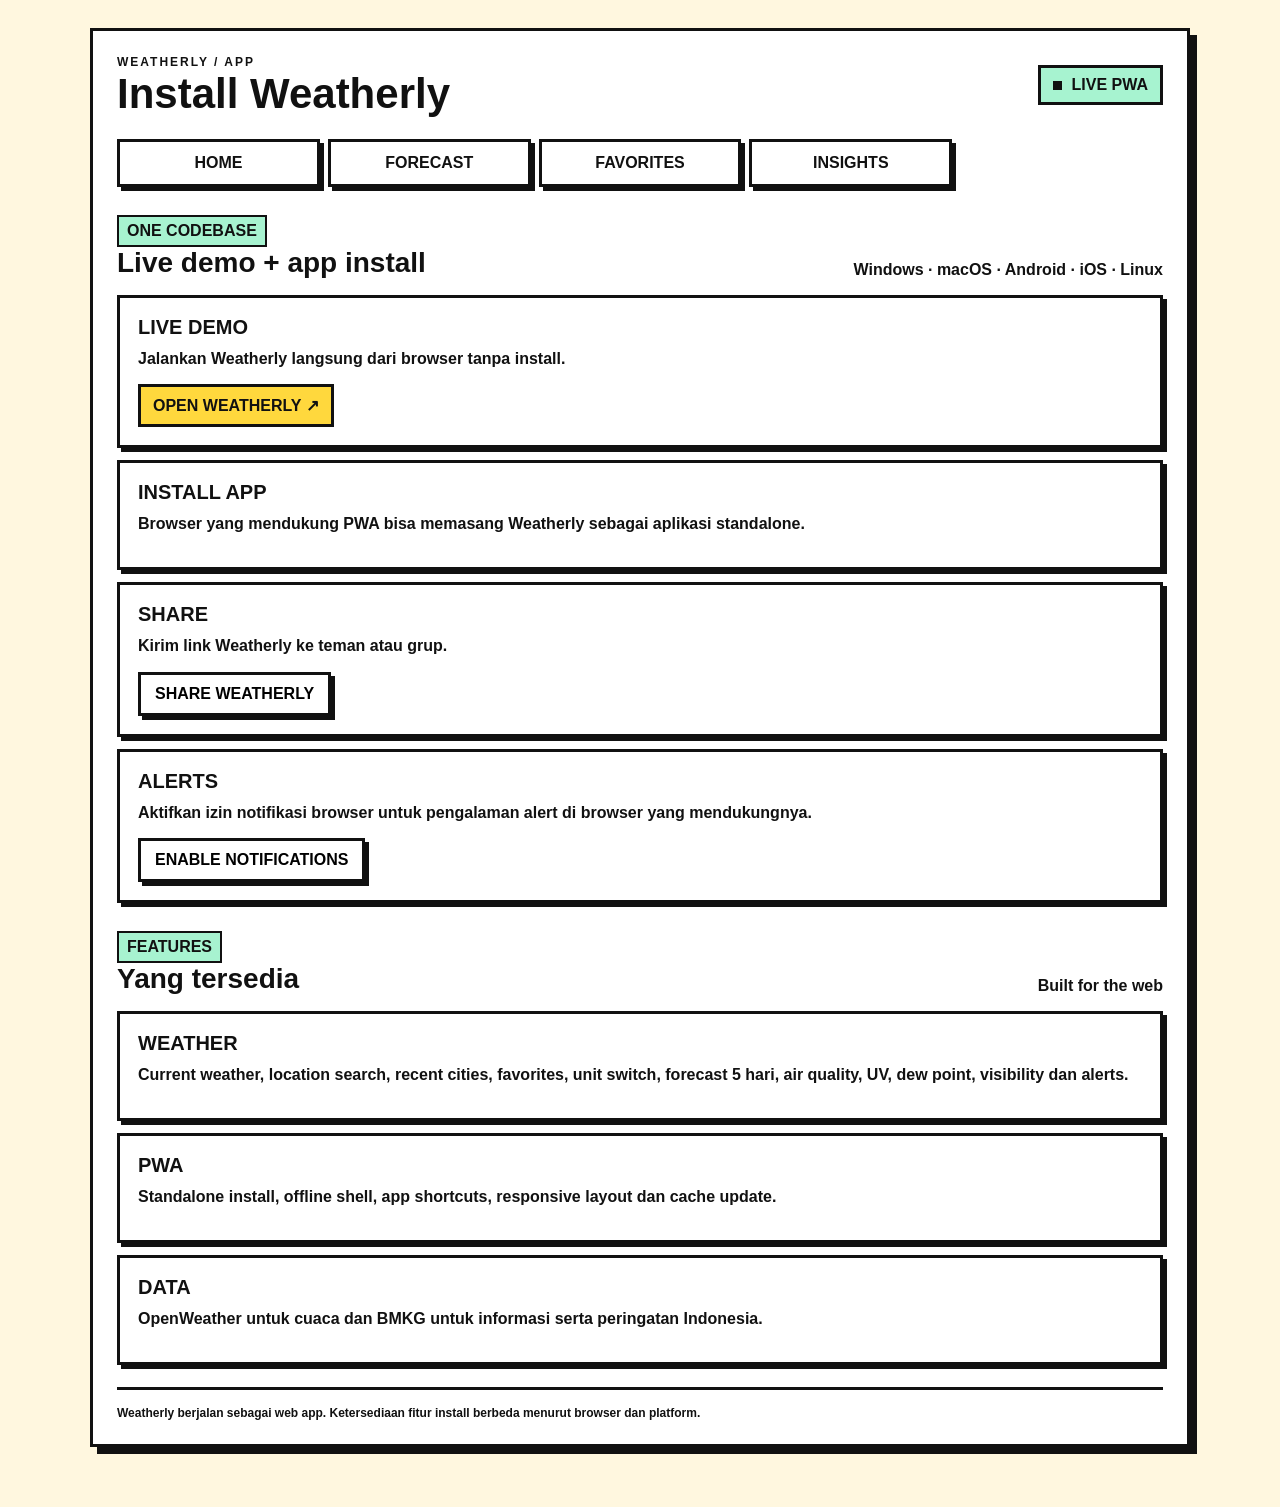
<file: download.html>
<!DOCTYPE html><html lang="id"><head><meta charset="UTF-8"><meta name="viewport" content="width=device-width,initial-scale=1"><meta name="theme-color" content="#fff7df"><meta name="description" content="Install Weatherly di Android, iOS, Windows, macOS atau Linux."><link rel="manifest" href="./manifest.json"><title>Weatherly — Install App</title><link rel="stylesheet" href="./style.css"></head><body><main class="app"><div class="weather-card"><header class="top"><div><p class="label">WEATHERLY / APP</p><h1>Install Weatherly</h1></div><div class="status"><span></span> LIVE PWA</div></header><nav class="navbar"><a href="index.html" class="nav-link">HOME</a><a href="forecast.html" class="nav-link">FORECAST</a><a href="favorites.html" class="nav-link">FAVORITES</a><a href="insights.html" class="nav-link">INSIGHTS</a></nav><section class="favorites-section"><div class="section-title"><div><span class="badge">ONE CODEBASE</span><h2>Live demo + app install</h2></div><p>Windows · macOS · Android · iOS · Linux</p></div><div class="news-list"><article class="news-card"><h3>LIVE DEMO</h3><p>Jalankan Weatherly langsung dari browser tanpa install.</p><a href="index.html">OPEN WEATHERLY ↗</a></article><article class="news-card"><h3>INSTALL APP</h3><p>Browser yang mendukung PWA bisa memasang Weatherly sebagai aplikasi standalone.</p><button id="installApp" class="tool-btn" type="button" hidden>INSTALL WEATHERLY</button><div id="installHelp" class="hidden"><p>Android: buka menu browser lalu pilih Install app atau Add to Home screen. iPhone/iPad: buka lewat Safari, tekan Share, lalu Add to Home Screen. Windows: gunakan Install dari Chrome atau Edge. macOS: Safari 17+ mendukung Add to Dock.</p></div></article><article class="news-card"><h3>SHARE</h3><p>Kirim link Weatherly ke teman atau grup.</p><button id="shareWeatherly" class="tool-btn" type="button">SHARE WEATHERLY</button></article><article class="news-card"><h3>ALERTS</h3><p>Aktifkan izin notifikasi browser untuk pengalaman alert di browser yang mendukungnya.</p><button id="enableNotifications" class="tool-btn" type="button">ENABLE NOTIFICATIONS</button></article></div></section><section class="favorites-section"><div class="section-title"><div><span class="badge">FEATURES</span><h2>Yang tersedia</h2></div><p>Built for the web</p></div><div class="news-list"><article class="news-card"><h3>WEATHER</h3><p>Current weather, location search, recent cities, favorites, unit switch, forecast 5 hari, air quality, UV, dew point, visibility dan alerts.</p></article><article class="news-card"><h3>PWA</h3><p>Standalone install, offline shell, app shortcuts, responsive layout dan cache update.</p></article><article class="news-card"><h3>DATA</h3><p>OpenWeather untuk cuaca dan BMKG untuk informasi serta peringatan Indonesia.</p></article></div></section><footer class="footer">Weatherly berjalan sebagai web app. Ketersediaan fitur install berbeda menurut browser dan platform.</footer></div></main><script src="./install.js"></script></body></html>
</file>
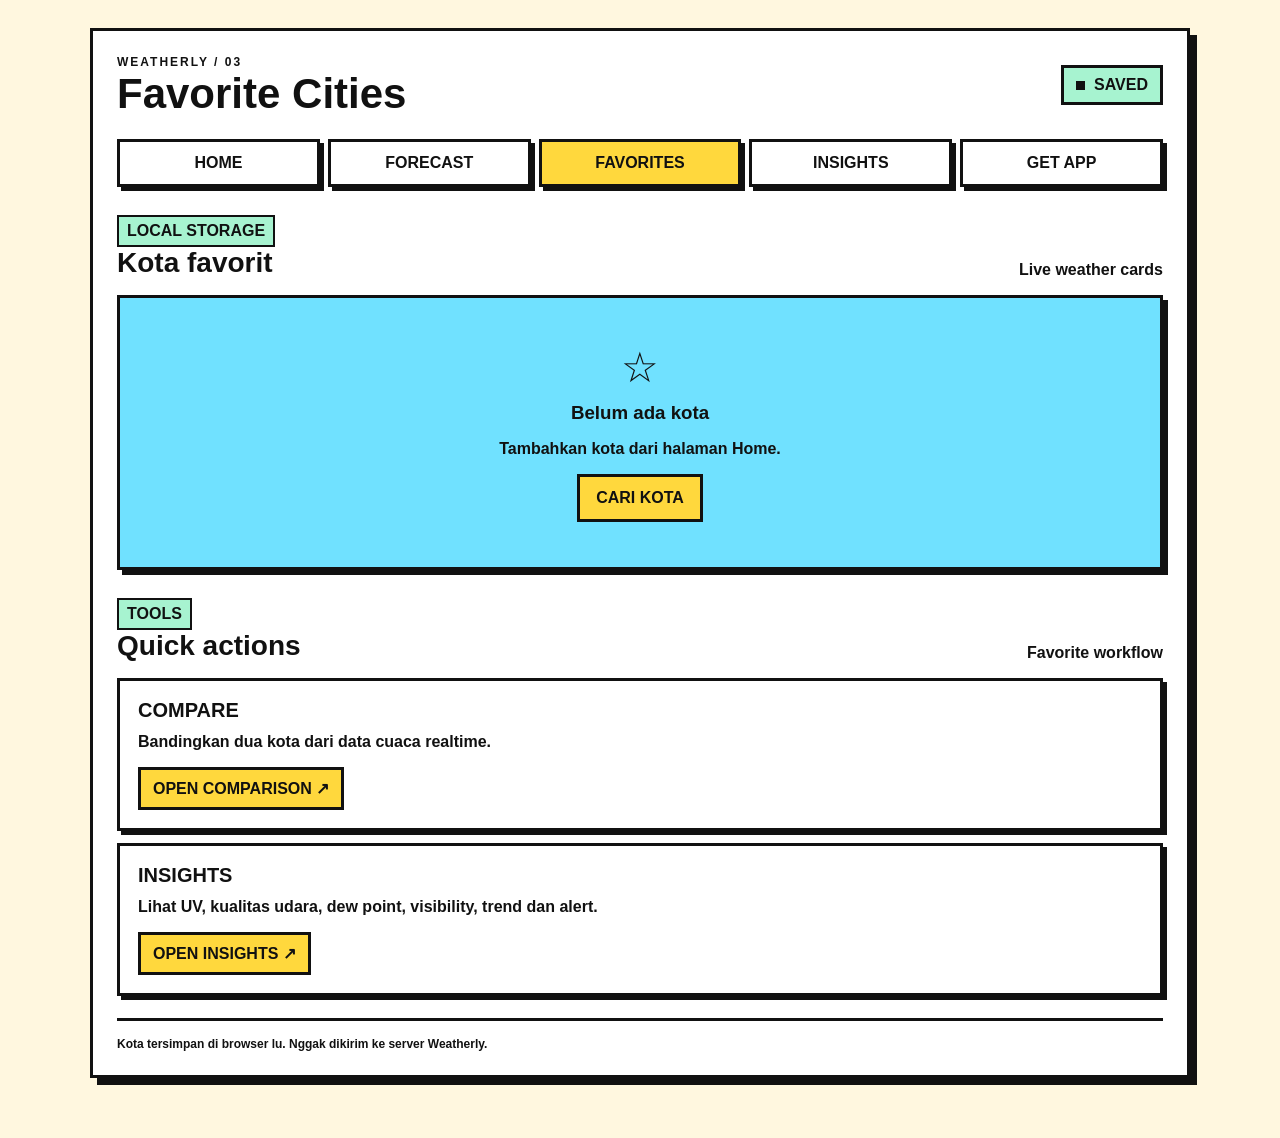
<file: favorites.html>
<!DOCTYPE html><html lang="id"><head><meta charset="UTF-8"><meta name="viewport" content="width=device-width,initial-scale=1"><meta name="theme-color" content="#fff7df"><link rel="manifest" href="./manifest.json"><title>Weatherly — Favorites</title><link rel="stylesheet" href="./style.css"></head><body><main class="app"><div class="weather-card"><header class="top"><div><p class="label">WEATHERLY / 03</p><h1>Favorite Cities</h1></div><div class="status"><span></span> SAVED</div></header><nav class="navbar"><a href="index.html" class="nav-link">HOME</a><a href="forecast.html" class="nav-link">FORECAST</a><a href="favorites.html" class="nav-link active">FAVORITES</a><a href="insights.html" class="nav-link">INSIGHTS</a><a href="download.html" class="nav-link">GET APP</a></nav><section class="favorites-section"><div class="section-title"><div><span class="badge">LOCAL STORAGE</span><h2>Kota favorit</h2></div><p>Live weather cards</p></div><div id="favoritesList" class="favorites-list"></div><div id="emptyFavorites" class="empty-favorites hidden"><div class="empty-icon">☆</div><h3>Belum ada kota</h3><p>Tambahkan kota dari halaman Home.</p><a href="index.html" class="back-home">CARI KOTA</a></div></section><section class="favorites-section"><div class="section-title"><div><span class="badge">TOOLS</span><h2>Quick actions</h2></div><p>Favorite workflow</p></div><div class="news-list"><article class="news-card"><h3>COMPARE</h3><p>Bandingkan dua kota dari data cuaca realtime.</p><a href="forecast.html">OPEN COMPARISON ↗</a></article><article class="news-card"><h3>INSIGHTS</h3><p>Lihat UV, kualitas udara, dew point, visibility, trend dan alert.</p><a href="insights.html">OPEN INSIGHTS ↗</a></article></div></section><footer class="footer">Kota tersimpan di browser lu. Nggak dikirim ke server Weatherly.</footer></div></main><script src="./favorites.js"></script><script src="./install.js"></script></body></html>
</file>
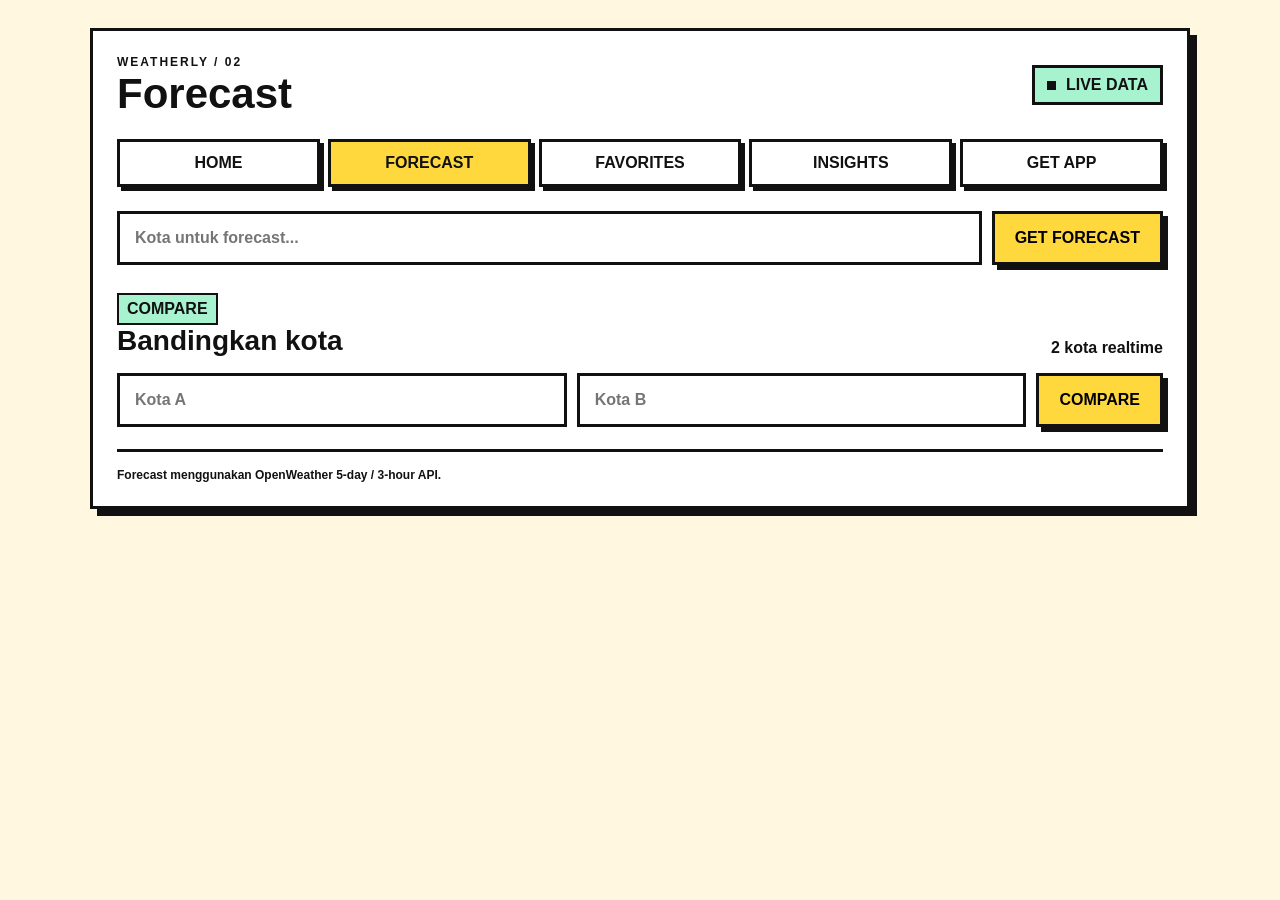
<file: forecast.html>
<!DOCTYPE html><html lang="id"><head><meta charset="UTF-8"><meta name="viewport" content="width=device-width,initial-scale=1"><meta name="theme-color" content="#fff7df"><link rel="manifest" href="./manifest.json"><title>Weatherly — Forecast</title><link rel="stylesheet" href="./style.css"></head><body><main class="app"><div class="weather-card"><header class="top"><div><p class="label">WEATHERLY / 02</p><h1>Forecast</h1></div><div class="status"><span></span> LIVE DATA</div></header><nav class="navbar"><a href="index.html" class="nav-link">HOME</a><a href="forecast.html" class="nav-link active">FORECAST</a><a href="favorites.html" class="nav-link">FAVORITES</a><a href="insights.html" class="nav-link">INSIGHTS</a><a href="download.html" class="nav-link">GET APP</a></nav><form id="forecastForm" class="search-box"><input id="forecastCity" placeholder="Kota untuk forecast..." required><button type="submit">GET FORECAST</button></form><div id="forecastError" class="error hidden"></div><div id="forecastLoading" class="loading hidden"><div class="spinner"></div><p>MENGAMBIL FORECAST...</p></div><section id="forecastResult" class="forecast-result hidden"><div class="section-title"><div><span class="badge">5 DAYS / 3 HOURS</span><h2 id="forecastLocation">--</h2></div><p>Min / max temperature</p></div><div id="forecastList" class="forecast-list"></div></section><section class="favorites-section"><div class="section-title"><div><span class="badge">COMPARE</span><h2>Bandingkan kota</h2></div><p>2 kota realtime</p></div><form id="compareForm" class="search-box"><input id="compareCityA" placeholder="Kota A" required><input id="compareCityB" placeholder="Kota B" required><button type="submit">COMPARE</button></form><div id="compareError" class="error hidden"></div><div id="compareList" class="insights-grid"></div></section><footer class="footer">Forecast menggunakan OpenWeather 5-day / 3-hour API.</footer></div></main><script src="./forecast.js"></script><script src="./install.js"></script></body></html>
</file>
<file: style.css>
:root{--bg:#fff7df;--ink:#111;--yellow:#ffd83d;--pink:#ff7aa8;--cyan:#70e1ff;--green:#a7f3d0;--white:#fff;--shadow:7px 7px 0 #111;--border:3px solid #111}*{box-sizing:border-box}html{scroll-behavior:smooth}body{margin:0;background:var(--bg);color:var(--ink);font-family:Arial,Helvetica,sans-serif}.app{width:min(1100px,calc(100% - 28px));margin:auto;padding:28px 0 60px}.weather-card{padding:24px;border:var(--border);background:var(--white);box-shadow:var(--shadow)}.top{display:flex;align-items:center;justify-content:space-between;gap:20px}.label{margin:0;font-size:12px;font-weight:900;letter-spacing:2px}.top h1{margin:4px 0 0;font-size:clamp(25px,5vw,42px);line-height:1}.status{border:var(--border);padding:8px 12px;font-weight:900;background:var(--green);white-space:nowrap}.status span{display:inline-block;width:9px;height:9px;background:#111;margin-right:5px}.navbar{display:grid;grid-template-columns:repeat(5,1fr);gap:8px;margin:24px 0}.nav-link{padding:12px;border:var(--border);background:var(--white);color:var(--ink);text-align:center;text-decoration:none;font-weight:900;box-shadow:4px 4px 0 #111;transition:.12s}.nav-link:hover,.nav-link.active{background:var(--yellow)}.nav-link:active,.tool-btn:active,.search-box button:active,.favorite-btn:active{transform:translate(4px,4px);box-shadow:none}.search-section{margin-top:16px}.search-box{display:flex;gap:10px}.search-box input{flex:1;min-width:0;padding:15px;border:var(--border);outline:none;background:#fff;font-size:16px;font-weight:700}.search-box input:focus{background:var(--cyan)}button{font:inherit}.search-box button{padding:14px 20px;border:var(--border);background:var(--yellow);font-weight:900;cursor:pointer;box-shadow:5px 5px 0 #111}.toolbar{display:flex;gap:10px;margin:14px 0}.tool-btn{padding:10px 14px;border:var(--border);background:var(--white);font-weight:900;cursor:pointer;box-shadow:4px 4px 0 #111}.error{margin-top:16px;padding:14px;border:var(--border);background:#ff9c9c;font-weight:800}.weather-content,.forecast-result,.favorites-section,.insights-section{margin-top:28px}.location{display:flex;align-items:center;gap:12px}.location-icon,.favorite-location{display:grid;place-items:center;width:48px;height:48px;border:var(--border);background:var(--cyan);font-size:22px}.location h2{margin:0;font-size:28px}.location p{margin:4px 0 0;font-weight:700}.main-weather{display:flex;align-items:center;justify-content:space-between;margin:30px 0}.temperature{font-size:clamp(65px,12vw,110px);font-weight:1000;line-height:.8}.temperature span:last-child{font-size:30px;vertical-align:top}.temperature-area #description{font-size:18px;font-weight:900;text-transform:capitalize;margin:18px 0 4px}.feels{margin:0;font-weight:700}.main-weather img{width:130px;height:130px}.details{display:grid;grid-template-columns:repeat(4,1fr);gap:12px}.detail,.sun>div,.forecast-card,.favorite-card,.news-card,.metric-card,.chart-card,.alert-card{border:var(--border);background:var(--white);box-shadow:4px 4px 0 #111}.detail{padding:16px}.detail span{font-size:22px}.detail small{display:block;font-weight:900;margin:6px 0}.detail strong{font-size:20px}.sun{display:grid;grid-template-columns:1fr 1fr;gap:12px;margin-top:12px}.sun>div{padding:14px;font-weight:800}.sun strong{float:right}.favorite-area{margin-top:12px}.favorite-btn{width:100%;padding:15px;border:var(--border);background:var(--pink);font-weight:900;cursor:pointer;box-shadow:5px 5px 0 #111}.loading{padding:35px;text-align:center;font-weight:900}.spinner{width:36px;height:36px;margin:auto;border:var(--border);border-right-color:transparent;border-radius:50%;animation:spin .7s linear infinite}@keyframes spin{to{transform:rotate(360deg)}}.hidden{display:none!important}.section-title{display:flex;align-items:end;justify-content:space-between;gap:10px;margin-bottom:16px}.section-title h2{margin:0;font-size:28px}.section-title p{margin:0;font-weight:800}.forecast-list,.favorites-list,.news-list,.alerts-list{display:grid;gap:12px}.forecast-card{display:grid;grid-template-columns:1.2fr 90px 1.5fr;align-items:center;padding:16px;gap:12px}.forecast-card img{width:78px;height:78px}.forecast-day strong{font-size:18px}.forecast-day span{display:block;margin-top:5px;font-weight:700}.forecast-info{text-align:right}.forecast-info strong{font-size:30px}.forecast-info span{font-size:18px;font-weight:800;margin-left:8px}.forecast-info p{margin:5px 0 0;font-weight:800;text-transform:capitalize}.favorite-card{display:flex;align-items:center;justify-content:space-between;gap:15px;padding:16px}.favorite-city{display:flex;align-items:center;gap:12px}.favorite-city strong{display:block;font-size:18px}.favorite-city span{display:block;margin-top:4px;font-weight:700}.favorite-actions{display:flex;gap:8px;flex-wrap:wrap}.favorite-open,.favorite-delete{padding:10px 13px;border:var(--border);font-weight:900;text-decoration:none;cursor:pointer}.favorite-open{background:var(--yellow);color:#111}.favorite-delete{background:#ff9c9c}.empty-favorites{text-align:center;padding:45px 20px;border:var(--border);background:var(--cyan);box-shadow:5px 5px 0 #111}.empty-icon{font-size:42px}.empty-favorites h3{margin:10px 0}.empty-favorites p{font-weight:700}.back-home{display:inline-block;padding:12px 16px;border:var(--border);background:var(--yellow);color:#111;text-decoration:none;font-weight:900}.insights-grid{display:grid;grid-template-columns:repeat(3,1fr);gap:12px}.metric-card{padding:18px}.metric-card .metric-label{font-weight:900}.metric-card strong{display:block;font-size:32px;margin-top:8px}.chart-card{padding:18px;margin-top:12px}.chart{display:flex;align-items:end;gap:8px;height:220px;padding-top:20px}.bar{flex:1;min-width:12px;border:var(--border);background:var(--yellow);position:relative}.bar span{position:absolute;bottom:100%;left:50%;transform:translateX(-50%);font-weight:900;font-size:11px;margin-bottom:4px}.bar small{position:absolute;top:100%;left:50%;transform:translateX(-50%);font-weight:900;margin-top:5px}.news-card{padding:18px}.news-card h3{margin:0 0 8px;font-size:20px}.news-card p{margin:0 0 14px;font-weight:700;line-height:1.45}.news-card a{display:inline-block;padding:9px 12px;border:var(--border);background:var(--yellow);color:#111;text-decoration:none;font-weight:900}.alert-card{padding:16px;background:#ffcf70}.alert-card h3{margin:0 0 7px}.alert-card p{margin:0;font-weight:700}.source{font-size:12px;font-weight:900;margin-top:10px}.source a{color:#111}.weather-map{height:420px;border:var(--border);box-shadow:5px 5px 0 #111;overflow:hidden}.weather-map .leaflet-control{font-weight:900}.map-controls{display:flex;gap:10px;flex-wrap:wrap;margin-top:12px}.footer{margin-top:22px;padding-top:16px;border-top:var(--border);font-size:12px;font-weight:800}.footer a{color:#111}.badge{display:inline-block;padding:5px 8px;border:2px solid #111;background:var(--green);font-weight:900}.recent{display:flex;flex-wrap:wrap;gap:8px;margin-top:12px}.recent button{padding:8px 11px;border:2px solid #111;background:#fff;font-weight:800;cursor:pointer}.subtle{font-size:13px;font-weight:700}@media(max-width:720px){.app{width:min(100% - 18px,1100px);padding-top:12px}.weather-card{padding:16px;box-shadow:5px 5px 0 #111}.top{align-items:flex-start}.status{font-size:11px;padding:7px}.navbar{grid-template-columns:repeat(2,1fr)}.search-box{flex-direction:column}.search-box button{width:100%}.toolbar{flex-direction:column}.tool-btn{width:100%}.details,.insights-grid{grid-template-columns:repeat(2,1fr)}.main-weather{margin:25px 0}.main-weather img{width:95px;height:95px}.sun{grid-template-columns:1fr}.forecast-card{grid-template-columns:1fr 75px}.forecast-info{grid-column:1/-1;text-align:left;border-top:var(--border);padding-top:12px}.favorite-card{align-items:flex-start;flex-direction:column}.favorite-actions{width:100%}.favorite-open,.favorite-delete{flex:1}.weather-map{height:330px}}@media(max-width:420px){.details,.insights-grid{grid-template-columns:1fr}.temperature{font-size:58px}.main-weather img{width:75px;height:75px}.section-title{display:block}.section-title p{margin-top:6px}}
</file>
